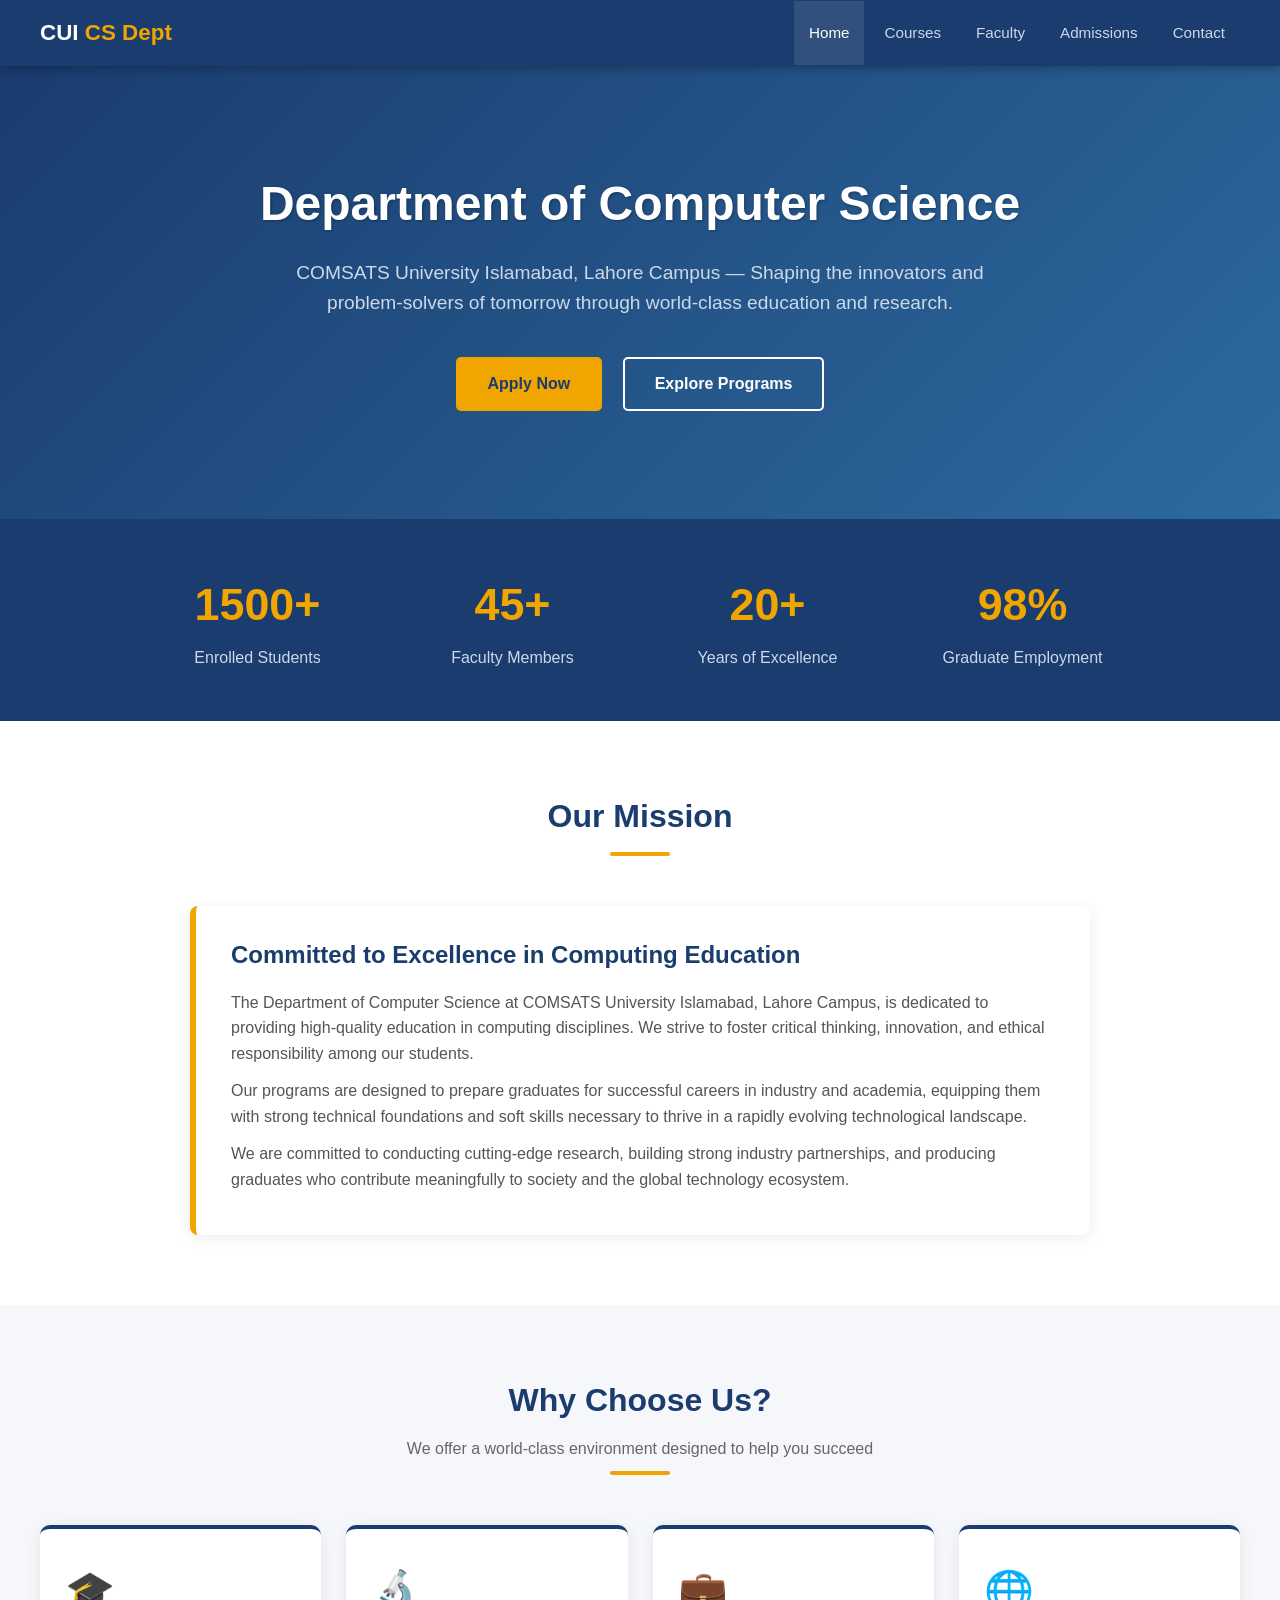
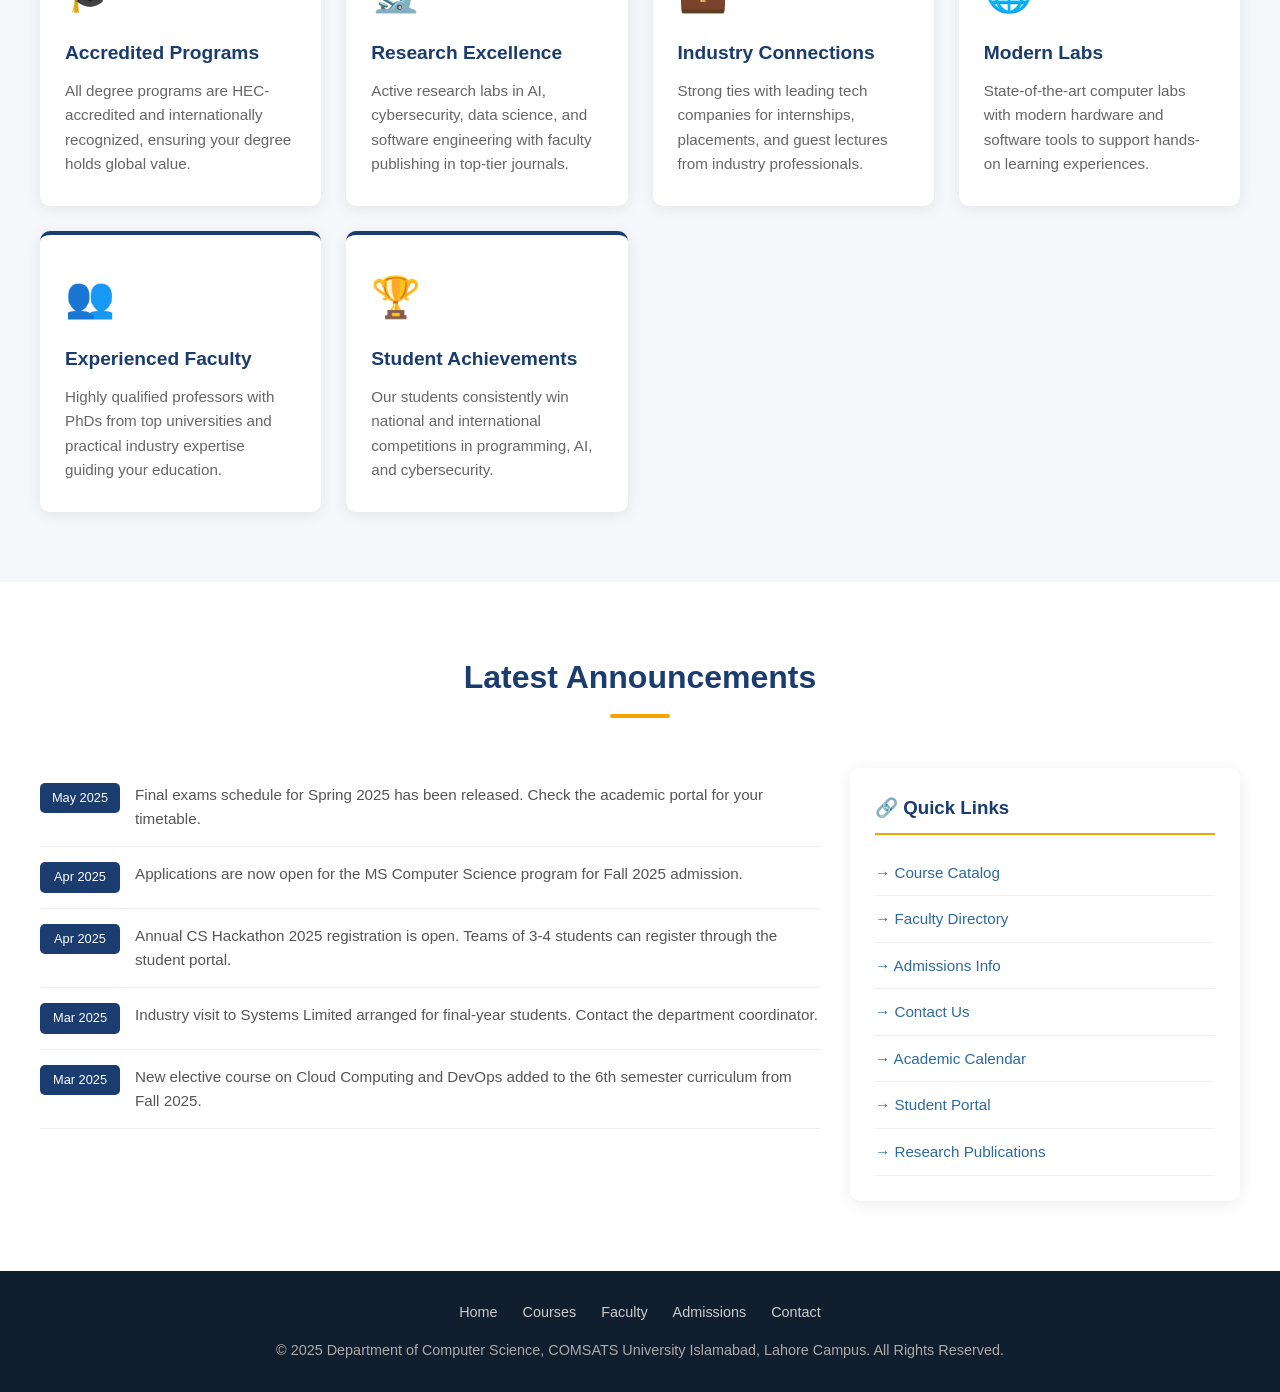
<file: index.html>
<!DOCTYPE html>
<html lang="en">
<head>
    <meta charset="UTF-8">
    <meta name="viewport" content="width=device-width, initial-scale=1.0">
    <title>CS Department - COMSATS University Islamabad, Lahore Campus</title>
    <link rel="stylesheet" href="css/style.css">
    <style>
        /* ---- Stats Section ---- */
        .stats-section {
            background-color: #1a3c6e;
            color: white;
            padding: 50px 40px;
        }

        .stats-grid {
            display: grid;
            grid-template-columns: repeat(auto-fit, minmax(180px, 1fr));
            gap: 20px;
            max-width: 1000px;
            margin: 0 auto;
            text-align: center;
        }

        .stat-item h2 {
            font-size: 2.8rem;
            color: #f0a500;
            font-weight: 700;
        }

        .stat-item p {
            font-size: 1rem;
            color: #cdd8e8;
            margin-top: 5px;
        }

        /* ---- Mission Section ---- */
        .mission-box {
            max-width: 900px;
            margin: 0 auto;
            background: white;
            border-left: 6px solid #f0a500;
            padding: 30px 35px;
            border-radius: 8px;
            box-shadow: 0 3px 15px rgba(0,0,0,0.08);
        }

        .mission-box h3 {
            color: #1a3c6e;
            font-size: 1.5rem;
            margin-bottom: 15px;
        }

        .mission-box p {
            color: #555;
            font-size: 1rem;
            margin-bottom: 12px;
        }

        /* ---- Announcements ---- */
        .announcements {
            max-width: 1200px;
            margin: 0 auto;
            display: grid;
            grid-template-columns: 2fr 1fr;
            gap: 30px;
        }

        .announcement-list {
            list-style: none;
        }

        .announcement-list li {
            padding: 15px 0;
            border-bottom: 1px solid #eee;
            display: flex;
            gap: 15px;
            align-items: flex-start;
        }

        .announcement-date {
            background: #1a3c6e;
            color: white;
            padding: 5px 10px;
            border-radius: 5px;
            font-size: 0.8rem;
            white-space: nowrap;
            min-width: 80px;
            text-align: center;
        }

        .announcement-list li p {
            color: #555;
            font-size: 0.95rem;
        }

        .quick-links-box {
            background: white;
            border-radius: 10px;
            padding: 25px;
            box-shadow: 0 3px 15px rgba(0,0,0,0.08);
            height: fit-content;
        }

        .quick-links-box h3 {
            color: #1a3c6e;
            margin-bottom: 15px;
            padding-bottom: 10px;
            border-bottom: 2px solid #f0a500;
        }

        .quick-links-box ul {
            list-style: none;
        }

        .quick-links-box ul li {
            padding: 10px 0;
            border-bottom: 1px solid #f0f0f0;
        }

        .quick-links-box ul li a {
            color: #2d6a9f;
            font-size: 0.95rem;
            transition: color 0.3s;
        }

        .quick-links-box ul li a:hover {
            color: #f0a500;
        }

        @media (max-width: 768px) {
            .announcements { grid-template-columns: 1fr; }
        }
    </style>
</head>
<body>

    <!-- Navigation -->
    <nav>
        <div class="nav-logo">CUI <span>CS Dept</span></div>
        <ul class="nav-links">
            <li><a href="index.html" class="active">Home</a></li>
            <li><a href="courses.html">Courses</a></li>
            <li><a href="faculty.html">Faculty</a></li>
            <li><a href="admissions.html">Admissions</a></li>
            <li><a href="contact.html">Contact</a></li>
        </ul>
    </nav>

    <!-- Hero Section -->
    <section class="hero">
        <h1>Department of Computer Science</h1>
        <p>COMSATS University Islamabad, Lahore Campus — Shaping the innovators and problem-solvers of tomorrow through world-class education and research.</p>
        <a href="admissions.html" class="btn btn-primary">Apply Now</a>
        <a href="courses.html" class="btn btn-outline">Explore Programs</a>
    </section>

    <!-- Stats Section -->
    <section class="stats-section">
        <div class="stats-grid">
            <div class="stat-item">
                <h2>1500+</h2>
                <p>Enrolled Students</p>
            </div>
            <div class="stat-item">
                <h2>45+</h2>
                <p>Faculty Members</p>
            </div>
            <div class="stat-item">
                <h2>20+</h2>
                <p>Years of Excellence</p>
            </div>
            <div class="stat-item">
                <h2>98%</h2>
                <p>Graduate Employment</p>
            </div>
        </div>
    </section>

    <!-- Mission Section -->
    <section>
        <div class="section-title">
            <h2>Our Mission</h2>
            <div class="underline"></div>
        </div>
        <div class="mission-box">
            <h3>Committed to Excellence in Computing Education</h3>
            <p>The Department of Computer Science at COMSATS University Islamabad, Lahore Campus, is dedicated to providing high-quality education in computing disciplines. We strive to foster critical thinking, innovation, and ethical responsibility among our students.</p>
            <p>Our programs are designed to prepare graduates for successful careers in industry and academia, equipping them with strong technical foundations and soft skills necessary to thrive in a rapidly evolving technological landscape.</p>
            <p>We are committed to conducting cutting-edge research, building strong industry partnerships, and producing graduates who contribute meaningfully to society and the global technology ecosystem.</p>
        </div>
    </section>

    <!-- Highlights / Features Section -->
    <section style="background-color: #f5f7fa;">
        <div class="section-title">
            <h2>Why Choose Us?</h2>
            <p>We offer a world-class environment designed to help you succeed</p>
            <div class="underline"></div>
        </div>
        <div class="cards-grid">
            <div class="card">
                <div class="card-icon">🎓</div>
                <h3>Accredited Programs</h3>
                <p>All degree programs are HEC-accredited and internationally recognized, ensuring your degree holds global value.</p>
            </div>
            <div class="card">
                <div class="card-icon">🔬</div>
                <h3>Research Excellence</h3>
                <p>Active research labs in AI, cybersecurity, data science, and software engineering with faculty publishing in top-tier journals.</p>
            </div>
            <div class="card">
                <div class="card-icon">💼</div>
                <h3>Industry Connections</h3>
                <p>Strong ties with leading tech companies for internships, placements, and guest lectures from industry professionals.</p>
            </div>
            <div class="card">
                <div class="card-icon">🌐</div>
                <h3>Modern Labs</h3>
                <p>State-of-the-art computer labs with modern hardware and software tools to support hands-on learning experiences.</p>
            </div>
            <div class="card">
                <div class="card-icon">👥</div>
                <h3>Experienced Faculty</h3>
                <p>Highly qualified professors with PhDs from top universities and practical industry expertise guiding your education.</p>
            </div>
            <div class="card">
                <div class="card-icon">🏆</div>
                <h3>Student Achievements</h3>
                <p>Our students consistently win national and international competitions in programming, AI, and cybersecurity.</p>
            </div>
        </div>
    </section>

    <!-- Announcements Section -->
    <section>
        <div class="section-title">
            <h2>Latest Announcements</h2>
            <div class="underline"></div>
        </div>
        <div class="announcements">
            <div>
                <ul class="announcement-list">
                    <li>
                        <span class="announcement-date">May 2025</span>
                        <p>Final exams schedule for Spring 2025 has been released. Check the academic portal for your timetable.</p>
                    </li>
                    <li>
                        <span class="announcement-date">Apr 2025</span>
                        <p>Applications are now open for the MS Computer Science program for Fall 2025 admission.</p>
                    </li>
                    <li>
                        <span class="announcement-date">Apr 2025</span>
                        <p>Annual CS Hackathon 2025 registration is open. Teams of 3-4 students can register through the student portal.</p>
                    </li>
                    <li>
                        <span class="announcement-date">Mar 2025</span>
                        <p>Industry visit to Systems Limited arranged for final-year students. Contact the department coordinator.</p>
                    </li>
                    <li>
                        <span class="announcement-date">Mar 2025</span>
                        <p>New elective course on Cloud Computing and DevOps added to the 6th semester curriculum from Fall 2025.</p>
                    </li>
                </ul>
            </div>
            <div class="quick-links-box">
                <h3>🔗 Quick Links</h3>
                <ul>
                    <li><a href="courses.html">→ Course Catalog</a></li>
                    <li><a href="faculty.html">→ Faculty Directory</a></li>
                    <li><a href="admissions.html">→ Admissions Info</a></li>
                    <li><a href="contact.html">→ Contact Us</a></li>
                    <li><a href="#">→ Academic Calendar</a></li>
                    <li><a href="#">→ Student Portal</a></li>
                    <li><a href="#">→ Research Publications</a></li>
                </ul>
            </div>
        </div>
    </section>

    <!-- Footer -->
    <footer>
        <ul class="footer-links">
            <li><a href="index.html">Home</a></li>
            <li><a href="courses.html">Courses</a></li>
            <li><a href="faculty.html">Faculty</a></li>
            <li><a href="admissions.html">Admissions</a></li>
            <li><a href="contact.html">Contact</a></li>
        </ul>
        <p>&copy; 2025 Department of Computer Science, COMSATS University Islamabad, Lahore Campus. All Rights Reserved.</p>
    </footer>

</body>
</html>
</file>
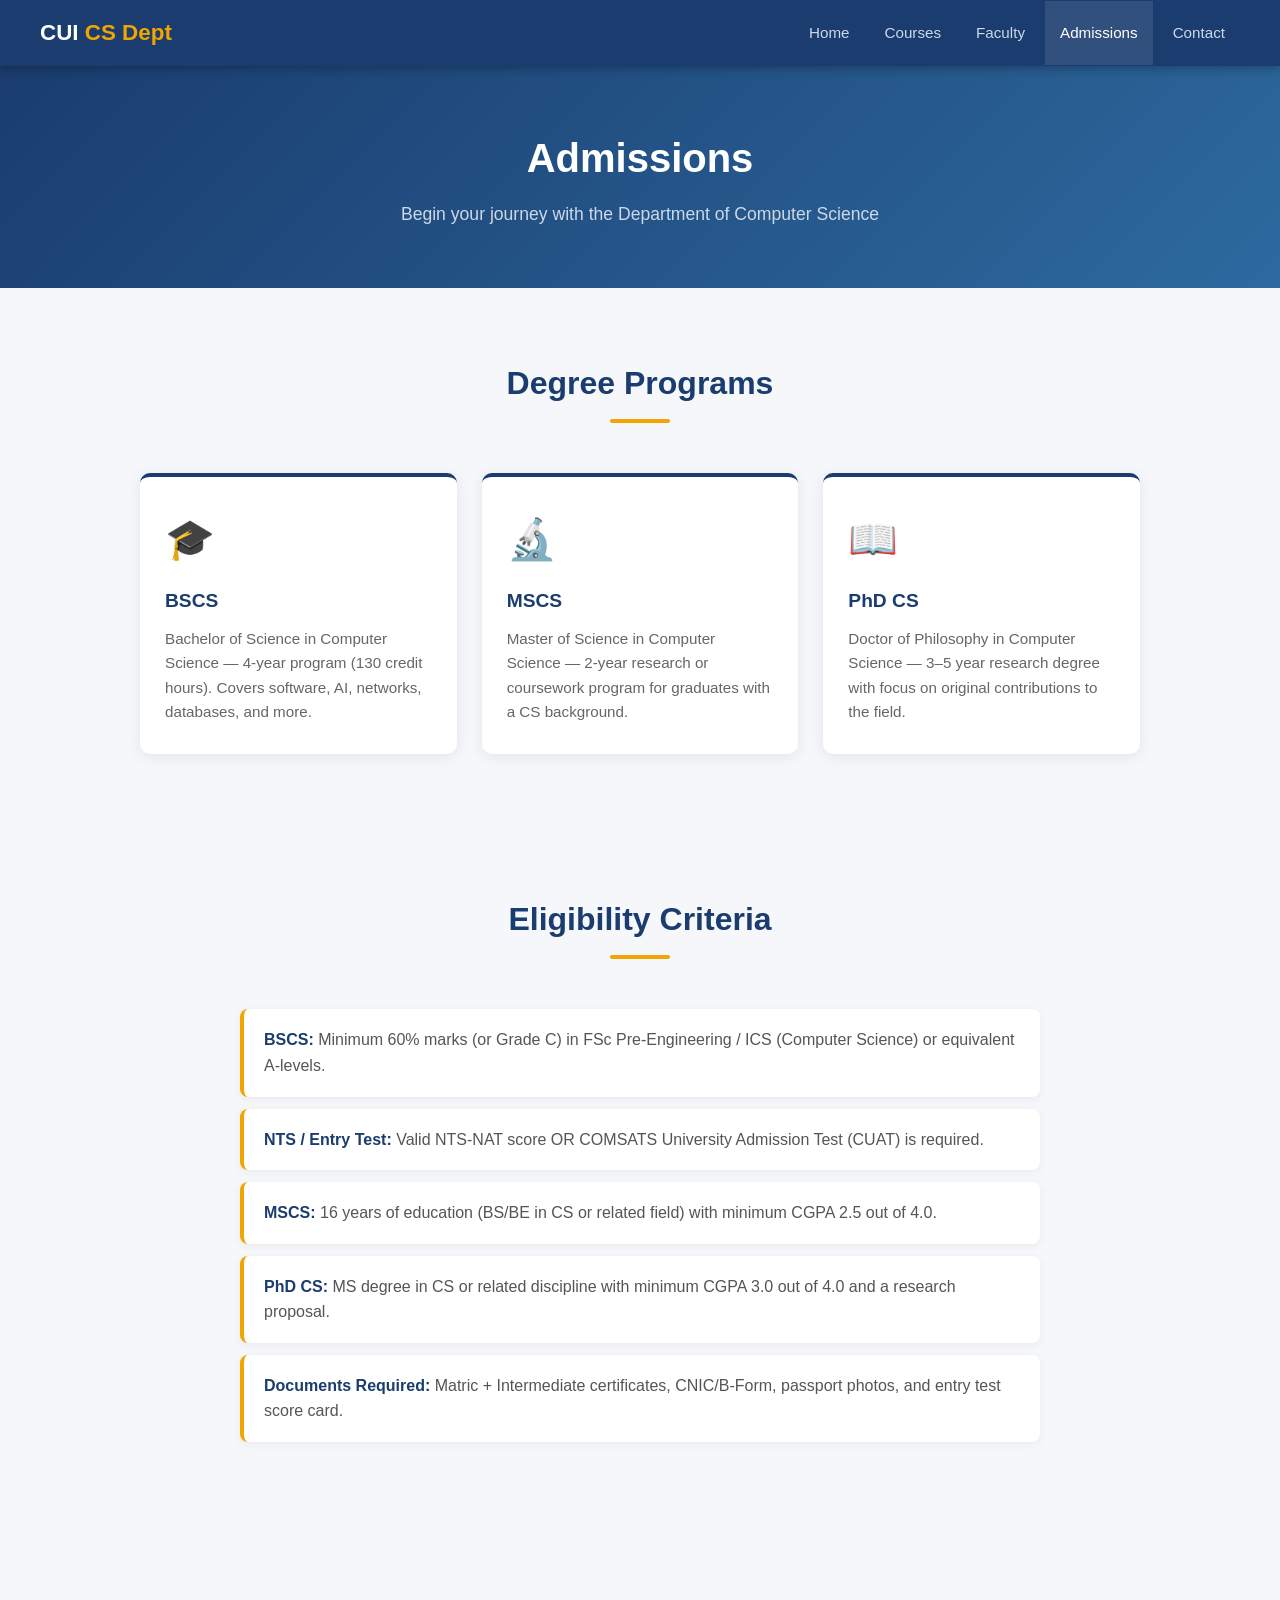
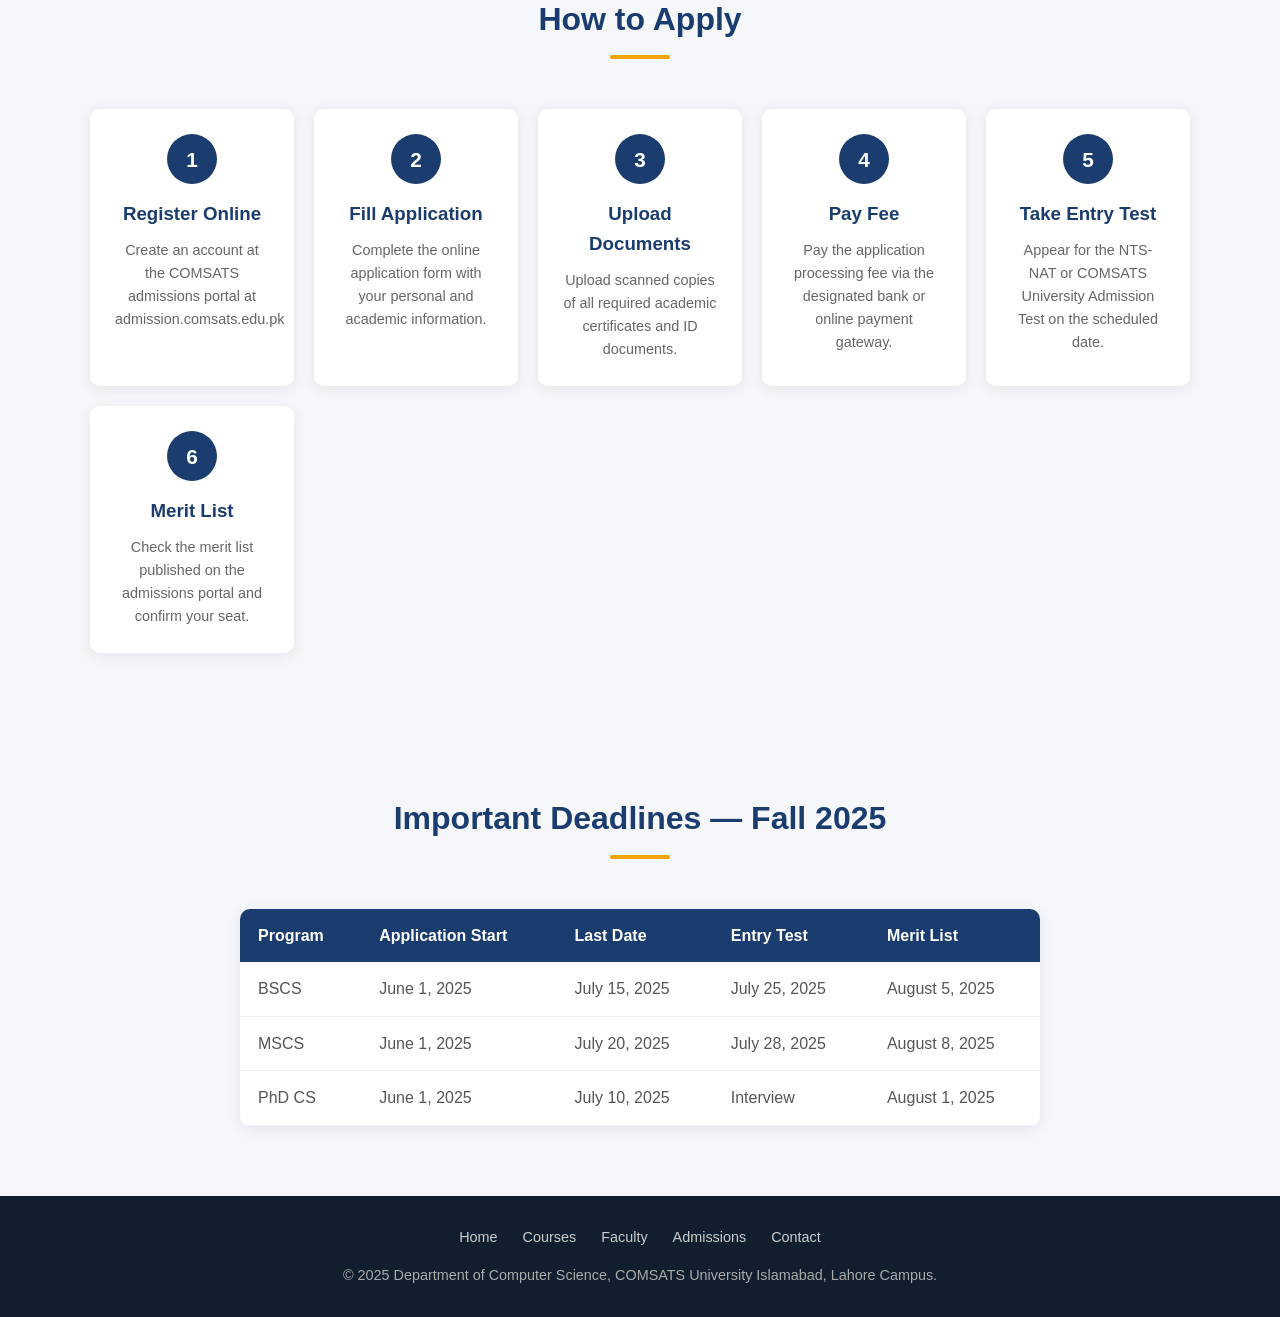
<file: admissions.html>
<!DOCTYPE html>
<html lang="en">
<head>
    <meta charset="UTF-8">
    <meta name="viewport" content="width=device-width, initial-scale=1.0">
    <title>Admissions - CS Department COMSATS</title>
    <link rel="stylesheet" href="css/style.css">
    <style>
        .steps-grid { display: grid; grid-template-columns: repeat(auto-fit, minmax(200px, 1fr)); gap: 20px; max-width: 1100px; margin: 0 auto; }
        .step-card { background: white; border-radius: 10px; padding: 25px; text-align: center; box-shadow: 0 3px 15px rgba(0,0,0,0.08); position: relative; }
        .step-number { width: 50px; height: 50px; background: #1a3c6e; color: white; border-radius: 50%; display: flex; align-items: center; justify-content: center; font-size: 1.3rem; font-weight: bold; margin: 0 auto 15px; }
        .step-card h3 { color: #1a3c6e; margin-bottom: 10px; }
        .step-card p { color: #666; font-size: 0.9rem; }
        .deadline-table { width: 100%; max-width: 800px; margin: 0 auto; border-collapse: collapse; background: white; border-radius: 10px; overflow: hidden; box-shadow: 0 3px 15px rgba(0,0,0,0.08); }
        .deadline-table th { background: #1a3c6e; color: white; padding: 14px 18px; text-align: left; }
        .deadline-table td { padding: 14px 18px; border-bottom: 1px solid #eee; color: #555; }
        .deadline-table tr:hover { background: #f0f5ff; }
        .criteria-list { max-width: 800px; margin: 0 auto; list-style: none; }
        .criteria-list li { background: white; margin-bottom: 12px; padding: 18px 20px; border-radius: 8px; border-left: 4px solid #f0a500; box-shadow: 0 2px 8px rgba(0,0,0,0.06); color: #555; }
        .criteria-list li strong { color: #1a3c6e; }
    </style>
</head>
<body>
    <nav>
        <div class="nav-logo">CUI <span>CS Dept</span></div>
        <ul class="nav-links">
            <li><a href="index.html">Home</a></li>
            <li><a href="courses.html">Courses</a></li>
            <li><a href="faculty.html">Faculty</a></li>
            <li><a href="admissions.html" class="active">Admissions</a></li>
            <li><a href="contact.html">Contact</a></li>
        </ul>
    </nav>

    <div class="page-header">
        <h1>Admissions</h1>
        <p>Begin your journey with the Department of Computer Science</p>
    </div>

    <section>
        <div class="section-title"><h2>Degree Programs</h2><div class="underline"></div></div>
        <div class="cards-grid" style="max-width:1000px; margin:0 auto;">
            <div class="card"><div class="card-icon">🎓</div><h3>BSCS</h3><p>Bachelor of Science in Computer Science — 4-year program (130 credit hours). Covers software, AI, networks, databases, and more.</p></div>
            <div class="card"><div class="card-icon">🔬</div><h3>MSCS</h3><p>Master of Science in Computer Science — 2-year research or coursework program for graduates with a CS background.</p></div>
            <div class="card"><div class="card-icon">📖</div><h3>PhD CS</h3><p>Doctor of Philosophy in Computer Science — 3–5 year research degree with focus on original contributions to the field.</p></div>
        </div>
    </section>

    <section style="background:#f5f7fa;">
        <div class="section-title"><h2>Eligibility Criteria</h2><div class="underline"></div></div>
        <ul class="criteria-list">
            <li><strong>BSCS:</strong> Minimum 60% marks (or Grade C) in FSc Pre-Engineering / ICS (Computer Science) or equivalent A-levels.</li>
            <li><strong>NTS / Entry Test:</strong> Valid NTS-NAT score OR COMSATS University Admission Test (CUAT) is required.</li>
            <li><strong>MSCS:</strong> 16 years of education (BS/BE in CS or related field) with minimum CGPA 2.5 out of 4.0.</li>
            <li><strong>PhD CS:</strong> MS degree in CS or related discipline with minimum CGPA 3.0 out of 4.0 and a research proposal.</li>
            <li><strong>Documents Required:</strong> Matric + Intermediate certificates, CNIC/B-Form, passport photos, and entry test score card.</li>
        </ul>
    </section>

    <section>
        <div class="section-title"><h2>How to Apply</h2><div class="underline"></div></div>
        <div class="steps-grid">
            <div class="step-card"><div class="step-number">1</div><h3>Register Online</h3><p>Create an account at the COMSATS admissions portal at admission.comsats.edu.pk</p></div>
            <div class="step-card"><div class="step-number">2</div><h3>Fill Application</h3><p>Complete the online application form with your personal and academic information.</p></div>
            <div class="step-card"><div class="step-number">3</div><h3>Upload Documents</h3><p>Upload scanned copies of all required academic certificates and ID documents.</p></div>
            <div class="step-card"><div class="step-number">4</div><h3>Pay Fee</h3><p>Pay the application processing fee via the designated bank or online payment gateway.</p></div>
            <div class="step-card"><div class="step-number">5</div><h3>Take Entry Test</h3><p>Appear for the NTS-NAT or COMSATS University Admission Test on the scheduled date.</p></div>
            <div class="step-card"><div class="step-number">6</div><h3>Merit List</h3><p>Check the merit list published on the admissions portal and confirm your seat.</p></div>
        </div>
    </section>

    <section style="background:#f5f7fa;">
        <div class="section-title"><h2>Important Deadlines — Fall 2025</h2><div class="underline"></div></div>
        <table class="deadline-table">
            <thead><tr><th>Program</th><th>Application Start</th><th>Last Date</th><th>Entry Test</th><th>Merit List</th></tr></thead>
            <tbody>
                <tr><td>BSCS</td><td>June 1, 2025</td><td>July 15, 2025</td><td>July 25, 2025</td><td>August 5, 2025</td></tr>
                <tr><td>MSCS</td><td>June 1, 2025</td><td>July 20, 2025</td><td>July 28, 2025</td><td>August 8, 2025</td></tr>
                <tr><td>PhD CS</td><td>June 1, 2025</td><td>July 10, 2025</td><td>Interview</td><td>August 1, 2025</td></tr>
            </tbody>
        </table>
    </section>

    <footer>
        <ul class="footer-links">
            <li><a href="index.html">Home</a></li><li><a href="courses.html">Courses</a></li>
            <li><a href="faculty.html">Faculty</a></li><li><a href="admissions.html">Admissions</a></li>
            <li><a href="contact.html">Contact</a></li>
        </ul>
        <p>&copy; 2025 Department of Computer Science, COMSATS University Islamabad, Lahore Campus.</p>
    </footer>
</body>
</html>
</file>
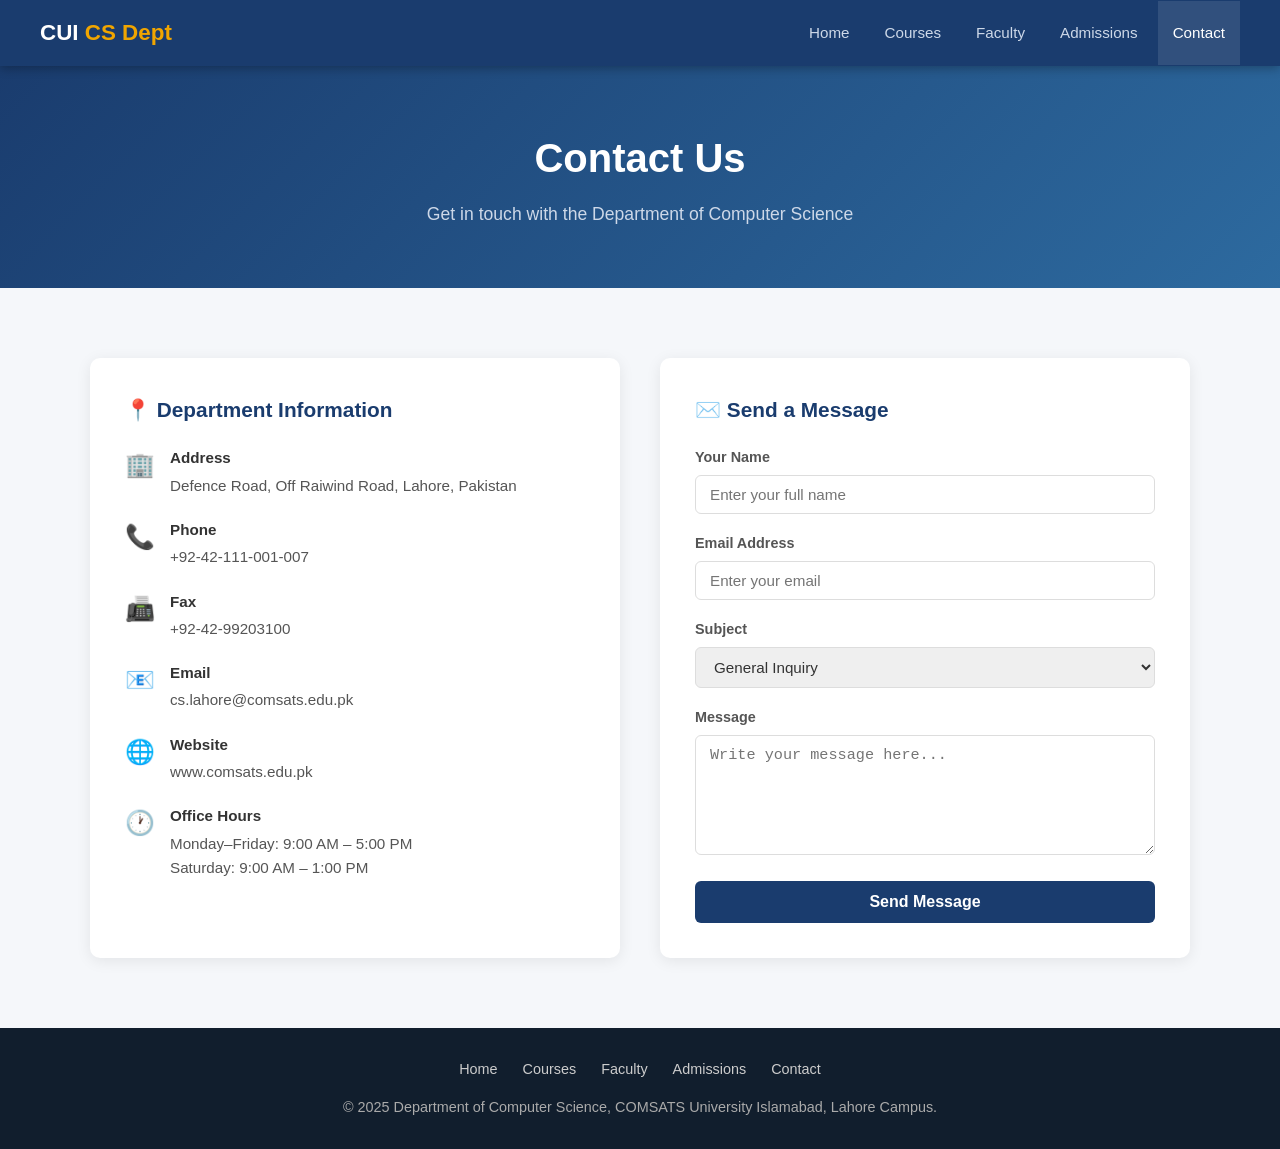
<file: contact.html>
<!DOCTYPE html>
<html lang="en">
<head>
    <meta charset="UTF-8">
    <meta name="viewport" content="width=device-width, initial-scale=1.0">
    <title>Contact - CS Department COMSATS</title>
    <link rel="stylesheet" href="css/style.css">
    <style>
        .contact-grid { display: grid; grid-template-columns: 1fr 1fr; gap: 40px; max-width: 1100px; margin: 0 auto; }
        .contact-info-card { background: white; border-radius: 10px; padding: 35px; box-shadow: 0 3px 15px rgba(0,0,0,0.08); }
        .contact-info-card h3 { color: #1a3c6e; margin-bottom: 20px; font-size: 1.3rem; }
        .info-item { display: flex; gap: 15px; margin-bottom: 20px; align-items: flex-start; }
        .info-icon { font-size: 1.5rem; min-width: 30px; }
        .info-item p { color: #555; font-size: 0.95rem; margin: 0; }
        .info-item strong { color: #333; display: block; margin-bottom: 3px; }
        .contact-form { background: white; border-radius: 10px; padding: 35px; box-shadow: 0 3px 15px rgba(0,0,0,0.08); }
        .contact-form h3 { color: #1a3c6e; margin-bottom: 20px; font-size: 1.3rem; }
        .form-group { margin-bottom: 18px; }
        .form-group label { display: block; margin-bottom: 6px; color: #555; font-size: 0.9rem; font-weight: 600; }
        .form-group input, .form-group select, .form-group textarea { width: 100%; padding: 10px 14px; border: 1px solid #ddd; border-radius: 6px; font-size: 0.95rem; color: #333; outline: none; transition: border 0.3s; }
        .form-group input:focus, .form-group select:focus, .form-group textarea:focus { border-color: #1a3c6e; }
        .form-group textarea { height: 120px; resize: vertical; }
        .submit-btn { width: 100%; padding: 12px; background: #1a3c6e; color: white; border: none; border-radius: 6px; font-size: 1rem; font-weight: 600; cursor: pointer; transition: background 0.3s; }
        .submit-btn:hover { background: #2d6a9f; }
        @media(max-width:768px){ .contact-grid{ grid-template-columns:1fr; } }
    </style>
</head>
<body>
    <nav>
        <div class="nav-logo">CUI <span>CS Dept</span></div>
        <ul class="nav-links">
            <li><a href="index.html">Home</a></li>
            <li><a href="courses.html">Courses</a></li>
            <li><a href="faculty.html">Faculty</a></li>
            <li><a href="admissions.html">Admissions</a></li>
            <li><a href="contact.html" class="active">Contact</a></li>
        </ul>
    </nav>

    <div class="page-header">
        <h1>Contact Us</h1>
        <p>Get in touch with the Department of Computer Science</p>
    </div>

    <section>
        <div class="contact-grid">
            <div class="contact-info-card">
                <h3>📍 Department Information</h3>
                <div class="info-item"><div class="info-icon">🏢</div><p><strong>Address</strong>Defence Road, Off Raiwind Road, Lahore, Pakistan</p></div>
                <div class="info-item"><div class="info-icon">📞</div><p><strong>Phone</strong>+92-42-111-001-007</p></div>
                <div class="info-item"><div class="info-icon">📠</div><p><strong>Fax</strong>+92-42-99203100</p></div>
                <div class="info-item"><div class="info-icon">📧</div><p><strong>Email</strong>cs.lahore@comsats.edu.pk</p></div>
                <div class="info-item"><div class="info-icon">🌐</div><p><strong>Website</strong>www.comsats.edu.pk</p></div>
                <div class="info-item"><div class="info-icon">🕐</div><p><strong>Office Hours</strong>Monday–Friday: 9:00 AM – 5:00 PM<br>Saturday: 9:00 AM – 1:00 PM</p></div>
            </div>

            <div class="contact-form">
                <h3>✉️ Send a Message</h3>
                <div class="form-group"><label>Your Name</label><input type="text" placeholder="Enter your full name"></div>
                <div class="form-group"><label>Email Address</label><input type="email" placeholder="Enter your email"></div>
                <div class="form-group"><label>Subject</label>
                    <select>
                        <option>General Inquiry</option>
                        <option>Admissions Query</option>
                        <option>Course Information</option>
                        <option>Faculty Contact</option>
                        <option>Research Collaboration</option>
                    </select>
                </div>
                <div class="form-group"><label>Message</label><textarea placeholder="Write your message here..."></textarea></div>
                <button class="submit-btn">Send Message</button>
            </div>
        </div>
    </section>

    <footer>
        <ul class="footer-links">
            <li><a href="index.html">Home</a></li><li><a href="courses.html">Courses</a></li>
            <li><a href="faculty.html">Faculty</a></li><li><a href="admissions.html">Admissions</a></li>
            <li><a href="contact.html">Contact</a></li>
        </ul>
        <p>&copy; 2025 Department of Computer Science, COMSATS University Islamabad, Lahore Campus.</p>
    </footer>
</body>
</html>
</file>
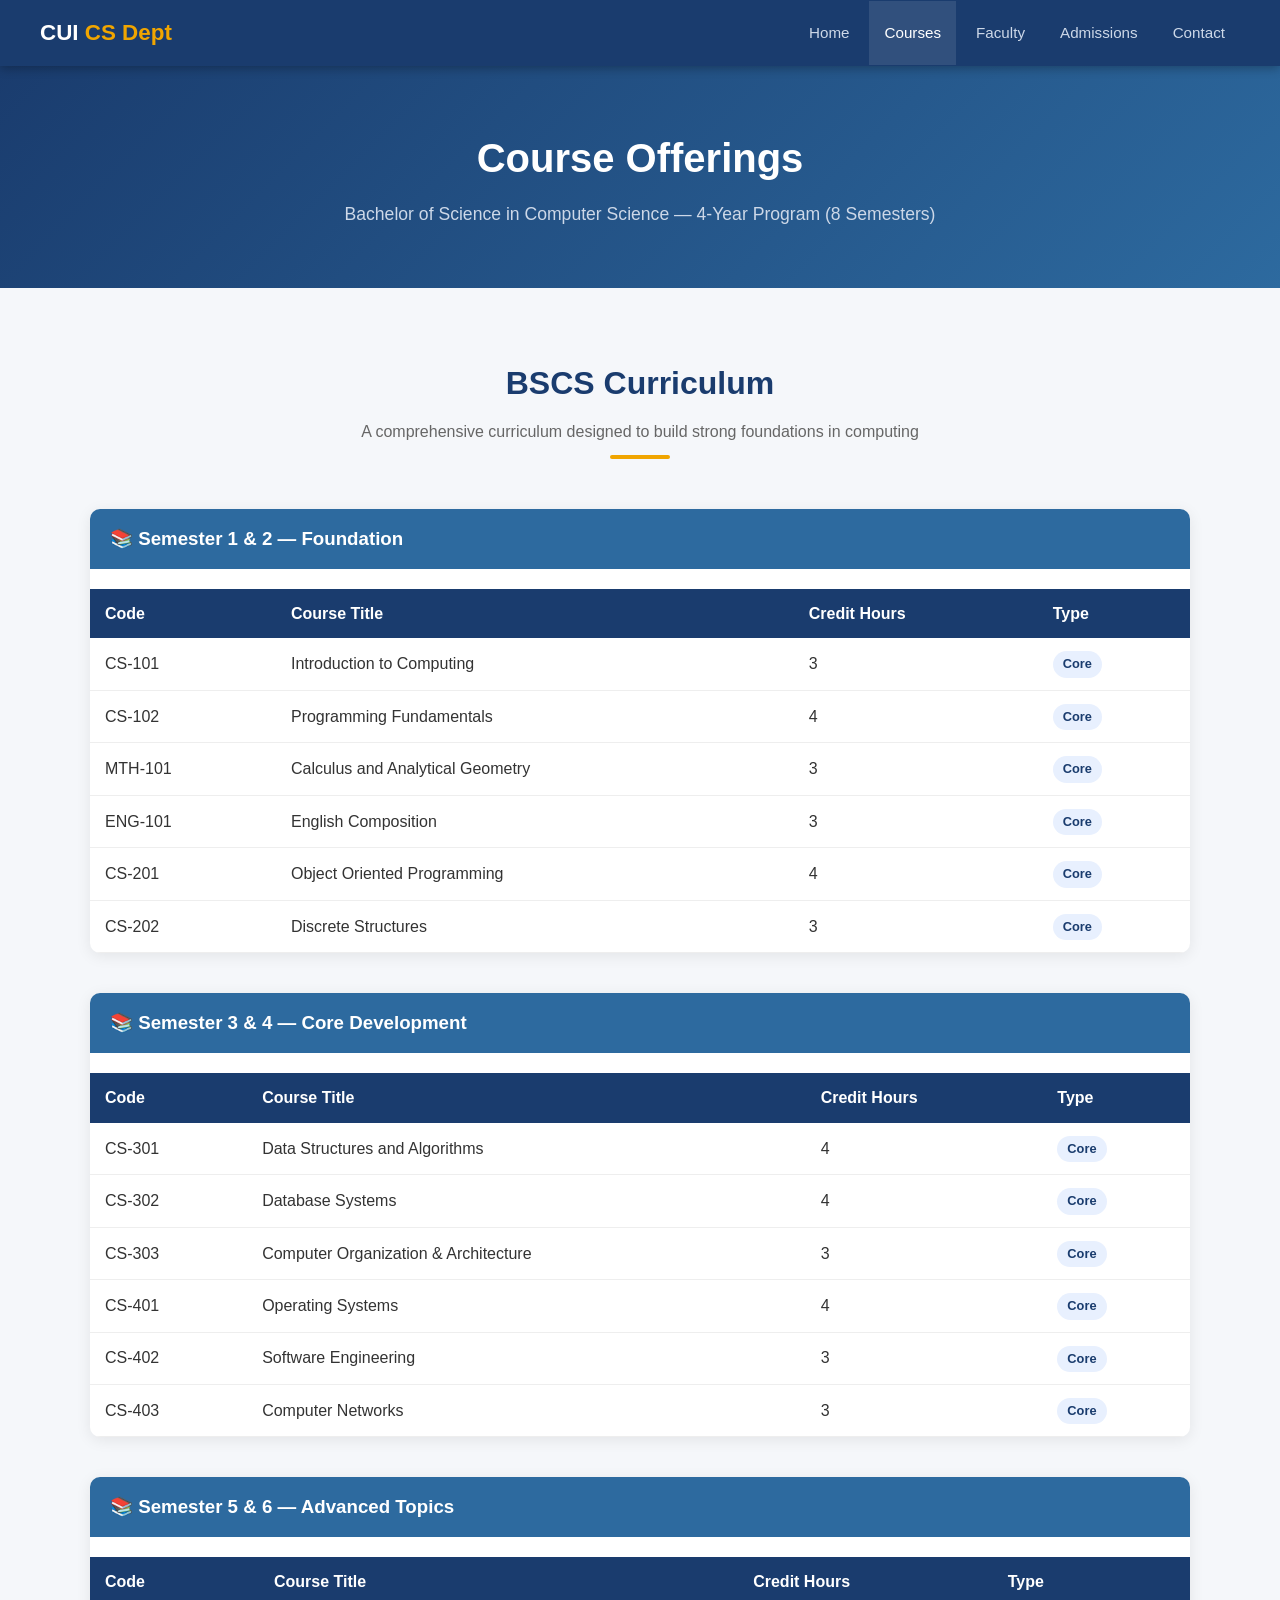
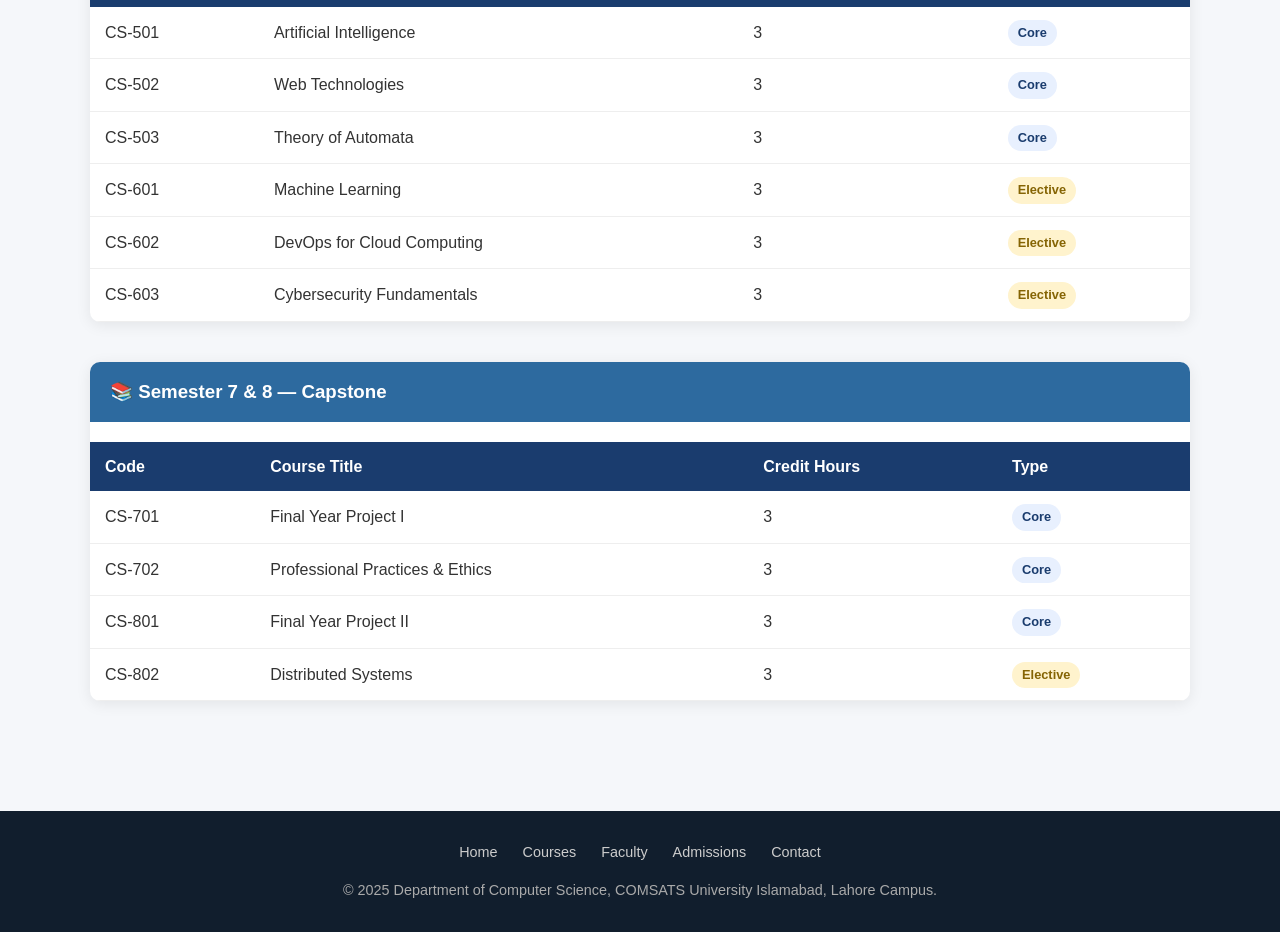
<file: courses.html>
<!DOCTYPE html>
<html lang="en">
<head>
    <meta charset="UTF-8">
    <meta name="viewport" content="width=device-width, initial-scale=1.0">
    <title>Courses - CS Department COMSATS</title>
    <link rel="stylesheet" href="css/style.css">
    <style>
        .courses-table { width: 100%; border-collapse: collapse; margin-top: 20px; }
        .courses-table th { background-color: #1a3c6e; color: white; padding: 12px 15px; text-align: left; }
        .courses-table td { padding: 12px 15px; border-bottom: 1px solid #eee; }
        .courses-table tr:hover { background-color: #f0f5ff; }
        .semester-block { max-width: 1100px; margin: 0 auto 40px; background: white; border-radius: 10px; overflow: hidden; box-shadow: 0 3px 15px rgba(0,0,0,0.08); }
        .semester-block h3 { background: #2d6a9f; color: white; padding: 15px 20px; margin: 0; }
        .badge { display: inline-block; padding: 3px 10px; border-radius: 20px; font-size: 0.8rem; font-weight: 600; }
        .badge-core { background: #e8f0fe; color: #1a3c6e; }
        .badge-elective { background: #fff3cd; color: #856404; }
    </style>
</head>
<body>
    <nav>
        <div class="nav-logo">CUI <span>CS Dept</span></div>
        <ul class="nav-links">
            <li><a href="index.html">Home</a></li>
            <li><a href="courses.html" class="active">Courses</a></li>
            <li><a href="faculty.html">Faculty</a></li>
            <li><a href="admissions.html">Admissions</a></li>
            <li><a href="contact.html">Contact</a></li>
        </ul>
    </nav>

    <div class="page-header">
        <h1>Course Offerings</h1>
        <p>Bachelor of Science in Computer Science — 4-Year Program (8 Semesters)</p>
    </div>

    <section>
        <div class="section-title">
            <h2>BSCS Curriculum</h2>
            <p>A comprehensive curriculum designed to build strong foundations in computing</p>
            <div class="underline"></div>
        </div>

        <div class="semester-block">
            <h3>📚 Semester 1 & 2 — Foundation</h3>
            <table class="courses-table">
                <thead><tr><th>Code</th><th>Course Title</th><th>Credit Hours</th><th>Type</th></tr></thead>
                <tbody>
                    <tr><td>CS-101</td><td>Introduction to Computing</td><td>3</td><td><span class="badge badge-core">Core</span></td></tr>
                    <tr><td>CS-102</td><td>Programming Fundamentals</td><td>4</td><td><span class="badge badge-core">Core</span></td></tr>
                    <tr><td>MTH-101</td><td>Calculus and Analytical Geometry</td><td>3</td><td><span class="badge badge-core">Core</span></td></tr>
                    <tr><td>ENG-101</td><td>English Composition</td><td>3</td><td><span class="badge badge-core">Core</span></td></tr>
                    <tr><td>CS-201</td><td>Object Oriented Programming</td><td>4</td><td><span class="badge badge-core">Core</span></td></tr>
                    <tr><td>CS-202</td><td>Discrete Structures</td><td>3</td><td><span class="badge badge-core">Core</span></td></tr>
                </tbody>
            </table>
        </div>

        <div class="semester-block">
            <h3>📚 Semester 3 & 4 — Core Development</h3>
            <table class="courses-table">
                <thead><tr><th>Code</th><th>Course Title</th><th>Credit Hours</th><th>Type</th></tr></thead>
                <tbody>
                    <tr><td>CS-301</td><td>Data Structures and Algorithms</td><td>4</td><td><span class="badge badge-core">Core</span></td></tr>
                    <tr><td>CS-302</td><td>Database Systems</td><td>4</td><td><span class="badge badge-core">Core</span></td></tr>
                    <tr><td>CS-303</td><td>Computer Organization & Architecture</td><td>3</td><td><span class="badge badge-core">Core</span></td></tr>
                    <tr><td>CS-401</td><td>Operating Systems</td><td>4</td><td><span class="badge badge-core">Core</span></td></tr>
                    <tr><td>CS-402</td><td>Software Engineering</td><td>3</td><td><span class="badge badge-core">Core</span></td></tr>
                    <tr><td>CS-403</td><td>Computer Networks</td><td>3</td><td><span class="badge badge-core">Core</span></td></tr>
                </tbody>
            </table>
        </div>

        <div class="semester-block">
            <h3>📚 Semester 5 & 6 — Advanced Topics</h3>
            <table class="courses-table">
                <thead><tr><th>Code</th><th>Course Title</th><th>Credit Hours</th><th>Type</th></tr></thead>
                <tbody>
                    <tr><td>CS-501</td><td>Artificial Intelligence</td><td>3</td><td><span class="badge badge-core">Core</span></td></tr>
                    <tr><td>CS-502</td><td>Web Technologies</td><td>3</td><td><span class="badge badge-core">Core</span></td></tr>
                    <tr><td>CS-503</td><td>Theory of Automata</td><td>3</td><td><span class="badge badge-core">Core</span></td></tr>
                    <tr><td>CS-601</td><td>Machine Learning</td><td>3</td><td><span class="badge badge-elective">Elective</span></td></tr>
                    <tr><td>CS-602</td><td>DevOps for Cloud Computing</td><td>3</td><td><span class="badge badge-elective">Elective</span></td></tr>
                    <tr><td>CS-603</td><td>Cybersecurity Fundamentals</td><td>3</td><td><span class="badge badge-elective">Elective</span></td></tr>
                </tbody>
            </table>
        </div>

        <div class="semester-block">
            <h3>📚 Semester 7 & 8 — Capstone</h3>
            <table class="courses-table">
                <thead><tr><th>Code</th><th>Course Title</th><th>Credit Hours</th><th>Type</th></tr></thead>
                <tbody>
                    <tr><td>CS-701</td><td>Final Year Project I</td><td>3</td><td><span class="badge badge-core">Core</span></td></tr>
                    <tr><td>CS-702</td><td>Professional Practices & Ethics</td><td>3</td><td><span class="badge badge-core">Core</span></td></tr>
                    <tr><td>CS-801</td><td>Final Year Project II</td><td>3</td><td><span class="badge badge-core">Core</span></td></tr>
                    <tr><td>CS-802</td><td>Distributed Systems</td><td>3</td><td><span class="badge badge-elective">Elective</span></td></tr>
                </tbody>
            </table>
        </div>
    </section>

    <footer>
        <ul class="footer-links">
            <li><a href="index.html">Home</a></li><li><a href="courses.html">Courses</a></li>
            <li><a href="faculty.html">Faculty</a></li><li><a href="admissions.html">Admissions</a></li>
            <li><a href="contact.html">Contact</a></li>
        </ul>
        <p>&copy; 2025 Department of Computer Science, COMSATS University Islamabad, Lahore Campus.</p>
    </footer>
</body>
</html>
</file>
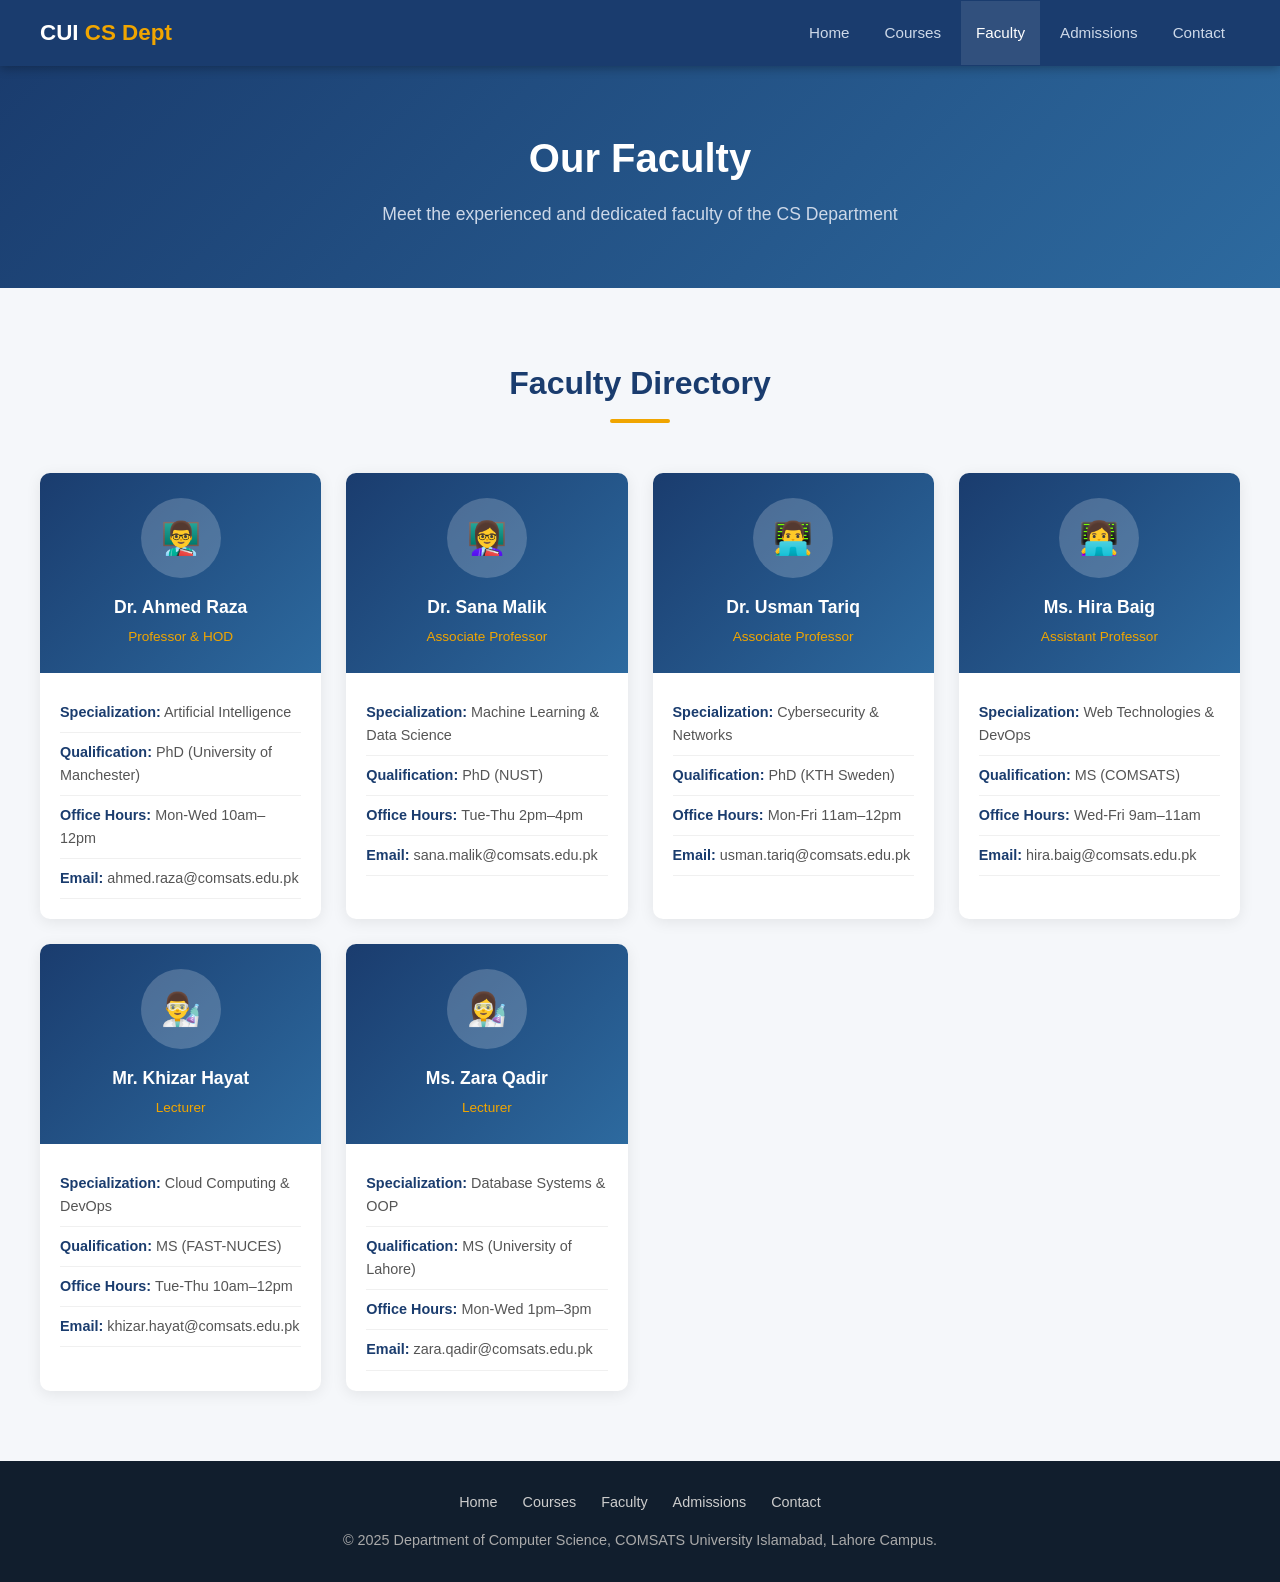
<file: faculty.html>
<!DOCTYPE html>
<html lang="en">
<head>
    <meta charset="UTF-8">
    <meta name="viewport" content="width=device-width, initial-scale=1.0">
    <title>Faculty - CS Department COMSATS</title>
    <link rel="stylesheet" href="css/style.css">
    <style>
        .faculty-grid { display: grid; grid-template-columns: repeat(auto-fit, minmax(280px, 1fr)); gap: 25px; max-width: 1200px; margin: 0 auto; }
        .faculty-card { background: white; border-radius: 10px; overflow: hidden; box-shadow: 0 3px 15px rgba(0,0,0,0.08); transition: transform 0.3s; }
        .faculty-card:hover { transform: translateY(-5px); }
        .faculty-card-header { background: linear-gradient(135deg, #1a3c6e, #2d6a9f); padding: 25px; text-align: center; color: white; }
        .faculty-avatar { width: 80px; height: 80px; background: rgba(255,255,255,0.2); border-radius: 50%; display: flex; align-items: center; justify-content: center; font-size: 2rem; margin: 0 auto 15px; }
        .faculty-card-header h3 { font-size: 1.1rem; margin-bottom: 5px; }
        .faculty-card-header .designation { font-size: 0.85rem; color: #f0a500; }
        .faculty-card-body { padding: 20px; }
        .faculty-info { list-style: none; }
        .faculty-info li { padding: 8px 0; border-bottom: 1px solid #f0f0f0; font-size: 0.9rem; color: #555; }
        .faculty-info li strong { color: #1a3c6e; }
    </style>
</head>
<body>
    <nav>
        <div class="nav-logo">CUI <span>CS Dept</span></div>
        <ul class="nav-links">
            <li><a href="index.html">Home</a></li>
            <li><a href="courses.html">Courses</a></li>
            <li><a href="faculty.html" class="active">Faculty</a></li>
            <li><a href="admissions.html">Admissions</a></li>
            <li><a href="contact.html">Contact</a></li>
        </ul>
    </nav>

    <div class="page-header">
        <h1>Our Faculty</h1>
        <p>Meet the experienced and dedicated faculty of the CS Department</p>
    </div>

    <section>
        <div class="section-title"><h2>Faculty Directory</h2><div class="underline"></div></div>
        <div class="faculty-grid">
            <div class="faculty-card">
                <div class="faculty-card-header"><div class="faculty-avatar">👨‍🏫</div><h3>Dr. Ahmed Raza</h3><div class="designation">Professor & HOD</div></div>
                <div class="faculty-card-body"><ul class="faculty-info"><li><strong>Specialization:</strong> Artificial Intelligence</li><li><strong>Qualification:</strong> PhD (University of Manchester)</li><li><strong>Office Hours:</strong> Mon-Wed 10am–12pm</li><li><strong>Email:</strong> ahmed.raza@comsats.edu.pk</li></ul></div>
            </div>
            <div class="faculty-card">
                <div class="faculty-card-header"><div class="faculty-avatar">👩‍🏫</div><h3>Dr. Sana Malik</h3><div class="designation">Associate Professor</div></div>
                <div class="faculty-card-body"><ul class="faculty-info"><li><strong>Specialization:</strong> Machine Learning & Data Science</li><li><strong>Qualification:</strong> PhD (NUST)</li><li><strong>Office Hours:</strong> Tue-Thu 2pm–4pm</li><li><strong>Email:</strong> sana.malik@comsats.edu.pk</li></ul></div>
            </div>
            <div class="faculty-card">
                <div class="faculty-card-header"><div class="faculty-avatar">👨‍💻</div><h3>Dr. Usman Tariq</h3><div class="designation">Associate Professor</div></div>
                <div class="faculty-card-body"><ul class="faculty-info"><li><strong>Specialization:</strong> Cybersecurity & Networks</li><li><strong>Qualification:</strong> PhD (KTH Sweden)</li><li><strong>Office Hours:</strong> Mon-Fri 11am–12pm</li><li><strong>Email:</strong> usman.tariq@comsats.edu.pk</li></ul></div>
            </div>
            <div class="faculty-card">
                <div class="faculty-card-header"><div class="faculty-avatar">👩‍💻</div><h3>Ms. Hira Baig</h3><div class="designation">Assistant Professor</div></div>
                <div class="faculty-card-body"><ul class="faculty-info"><li><strong>Specialization:</strong> Web Technologies & DevOps</li><li><strong>Qualification:</strong> MS (COMSATS)</li><li><strong>Office Hours:</strong> Wed-Fri 9am–11am</li><li><strong>Email:</strong> hira.baig@comsats.edu.pk</li></ul></div>
            </div>
            <div class="faculty-card">
                <div class="faculty-card-header"><div class="faculty-avatar">👨‍🔬</div><h3>Mr. Khizar Hayat</h3><div class="designation">Lecturer</div></div>
                <div class="faculty-card-body"><ul class="faculty-info"><li><strong>Specialization:</strong> Cloud Computing & DevOps</li><li><strong>Qualification:</strong> MS (FAST-NUCES)</li><li><strong>Office Hours:</strong> Tue-Thu 10am–12pm</li><li><strong>Email:</strong> khizar.hayat@comsats.edu.pk</li></ul></div>
            </div>
            <div class="faculty-card">
                <div class="faculty-card-header"><div class="faculty-avatar">👩‍🔬</div><h3>Ms. Zara Qadir</h3><div class="designation">Lecturer</div></div>
                <div class="faculty-card-body"><ul class="faculty-info"><li><strong>Specialization:</strong> Database Systems & OOP</li><li><strong>Qualification:</strong> MS (University of Lahore)</li><li><strong>Office Hours:</strong> Mon-Wed 1pm–3pm</li><li><strong>Email:</strong> zara.qadir@comsats.edu.pk</li></ul></div>
            </div>
        </div>
    </section>

    <footer>
        <ul class="footer-links">
            <li><a href="index.html">Home</a></li><li><a href="courses.html">Courses</a></li>
            <li><a href="faculty.html">Faculty</a></li><li><a href="admissions.html">Admissions</a></li>
            <li><a href="contact.html">Contact</a></li>
        </ul>
        <p>&copy; 2025 Department of Computer Science, COMSATS University Islamabad, Lahore Campus.</p>
    </footer>
</body>
</html>
</file>
<file: css/style.css>
/* ===== RESET & BASE ===== */
* {
    margin: 0;
    padding: 0;
    box-sizing: border-box;
}

body {
    font-family: 'Segoe UI', Tahoma, Geneva, Verdana, sans-serif;
    color: #333;
    background-color: #f5f7fa;
    line-height: 1.6;
}

a {
    text-decoration: none;
    color: inherit;
}

/* ===== NAVIGATION ===== */
nav {
    background-color: #1a3c6e;
    padding: 0 40px;
    display: flex;
    justify-content: space-between;
    align-items: center;
    position: sticky;
    top: 0;
    z-index: 100;
    box-shadow: 0 2px 10px rgba(0,0,0,0.3);
}

.nav-logo {
    color: white;
    font-size: 1.4rem;
    font-weight: 700;
    padding: 15px 0;
}

.nav-logo span {
    color: #f0a500;
}

.nav-links {
    list-style: none;
    display: flex;
    gap: 5px;
}

.nav-links li a {
    color: #cdd8e8;
    padding: 20px 15px;
    display: block;
    font-size: 0.95rem;
    transition: all 0.3s ease;
}

.nav-links li a:hover,
.nav-links li a.active {
    color: white;
    background-color: rgba(255,255,255,0.1);
}

/* ===== HERO SECTION ===== */
.hero {
    background: linear-gradient(135deg, #1a3c6e 0%, #2d6a9f 100%);
    color: white;
    text-align: center;
    padding: 100px 40px;
}

.hero h1 {
    font-size: 3rem;
    margin-bottom: 15px;
    text-shadow: 1px 1px 3px rgba(0,0,0,0.3);
}

.hero p {
    font-size: 1.2rem;
    max-width: 700px;
    margin: 0 auto 30px;
    color: #cdd8e8;
}

.btn {
    display: inline-block;
    padding: 12px 30px;
    border-radius: 5px;
    font-size: 1rem;
    font-weight: 600;
    cursor: pointer;
    transition: all 0.3s ease;
    margin: 8px;
}

.btn-primary {
    background-color: #f0a500;
    color: #1a3c6e;
    border: 2px solid #f0a500;
}

.btn-primary:hover {
    background-color: transparent;
    color: #f0a500;
}

.btn-outline {
    background-color: transparent;
    color: white;
    border: 2px solid white;
}

.btn-outline:hover {
    background-color: white;
    color: #1a3c6e;
}

/* ===== PAGE HEADER (for inner pages) ===== */
.page-header {
    background: linear-gradient(135deg, #1a3c6e 0%, #2d6a9f 100%);
    color: white;
    text-align: center;
    padding: 60px 40px;
}

.page-header h1 {
    font-size: 2.5rem;
    margin-bottom: 10px;
}

.page-header p {
    font-size: 1.1rem;
    color: #cdd8e8;
}

/* ===== SECTIONS ===== */
section {
    padding: 70px 40px;
}

section:nth-child(even) {
    background-color: #fff;
}

.section-title {
    text-align: center;
    margin-bottom: 50px;
}

.section-title h2 {
    font-size: 2rem;
    color: #1a3c6e;
    margin-bottom: 10px;
}

.section-title p {
    color: #666;
    font-size: 1rem;
    max-width: 600px;
    margin: 0 auto;
}

.section-title .underline {
    width: 60px;
    height: 4px;
    background-color: #f0a500;
    margin: 10px auto 0;
    border-radius: 2px;
}

/* ===== CARDS ===== */
.cards-grid {
    display: grid;
    grid-template-columns: repeat(auto-fit, minmax(250px, 1fr));
    gap: 25px;
    max-width: 1200px;
    margin: 0 auto;
}

.card {
    background: white;
    border-radius: 10px;
    padding: 30px 25px;
    box-shadow: 0 3px 15px rgba(0,0,0,0.08);
    transition: transform 0.3s ease, box-shadow 0.3s ease;
    border-top: 4px solid #1a3c6e;
}

.card:hover {
    transform: translateY(-5px);
    box-shadow: 0 8px 25px rgba(0,0,0,0.15);
}

.card-icon {
    font-size: 2.5rem;
    margin-bottom: 15px;
}

.card h3 {
    color: #1a3c6e;
    font-size: 1.2rem;
    margin-bottom: 10px;
}

.card p {
    color: #666;
    font-size: 0.95rem;
}

/* ===== FOOTER ===== */
footer {
    background-color: #111e2d;
    color: #aaa;
    text-align: center;
    padding: 30px 40px;
    font-size: 0.9rem;
}

footer a {
    color: #f0a500;
}

footer .footer-links {
    list-style: none;
    display: flex;
    justify-content: center;
    gap: 25px;
    margin-bottom: 15px;
    flex-wrap: wrap;
}

footer .footer-links li a {
    color: #ccc;
    transition: color 0.3s;
}

footer .footer-links li a:hover {
    color: #f0a500;
}

/* ===== RESPONSIVE ===== */
@media (max-width: 768px) {
    nav {
        flex-direction: column;
        padding: 15px;
    }

    .nav-links {
        flex-wrap: wrap;
        justify-content: center;
        margin-top: 10px;
    }

    .hero h1 {
        font-size: 2rem;
    }

    section {
        padding: 50px 20px;
    }
}
</file>
